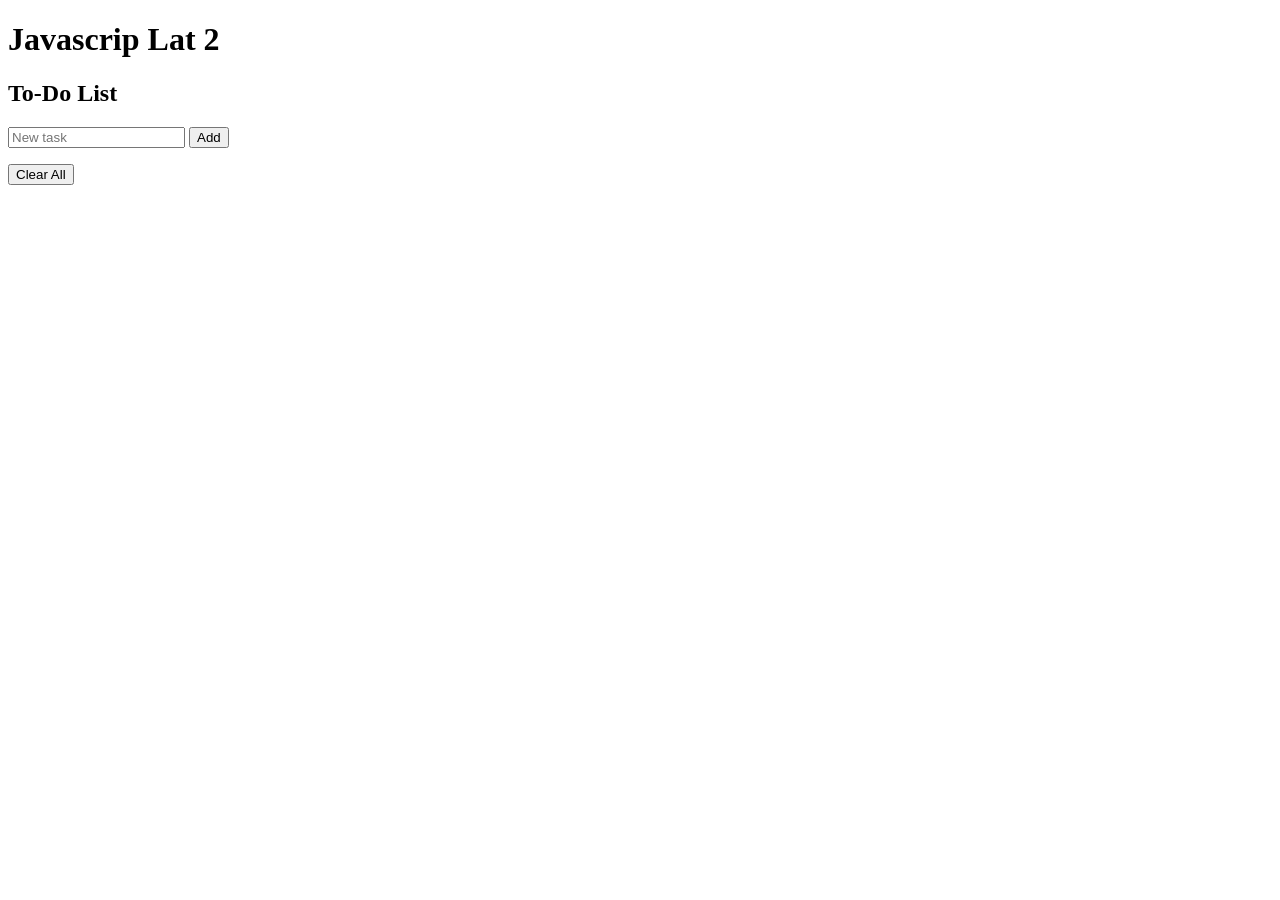
<file: LatihanJS2/JS2.HTML>
<!DOCTYPE html>
<html>
<body>
<h1>Javascrip Lat 2</h1>
<h2>To-Do List</h2>
<input id="task" placeholder="New task">
<button onclick="addTask()">Add</button>

<ul id="list"></ul>
<button onclick="clearAll()">Clear All</button>

<script>
let tasks = [];

function displayTasks() {
  let html = "";
  for (let i = 0; i < tasks.length; i++) {
    html += "<li>" + tasks[i] +  " <button onclick='removeTask(" + i + ")';> x</button></li>";
  }
  document.getElementById("list").innerHTML = html;
}

function addTask() {
  let taskInput = document.getElementById("task");
  let text = taskInput.value;
  if (text === "") {
    return;
  }
  tasks.push(text);
  taskInput.value = "";
  saveTasks();
  displayTasks();
}

function removeTask(i) {
  tasks.splice(i, 1);
  saveTasks();
  displayTasks();
}

function clearAll() {
  tasks = [];
  saveTasks();
  displayTasks();
}

function saveTasks() {
  localStorage.setItem("tasks", JSON.stringify(tasks));
}

function loadTasks() {
  let saved = localStorage.getItem("tasks");
  if (saved !== null) {
    tasks = JSON.parse(saved);
  }
}

loadTasks();
displayTasks();
</script>

</body>
</html>
</file>
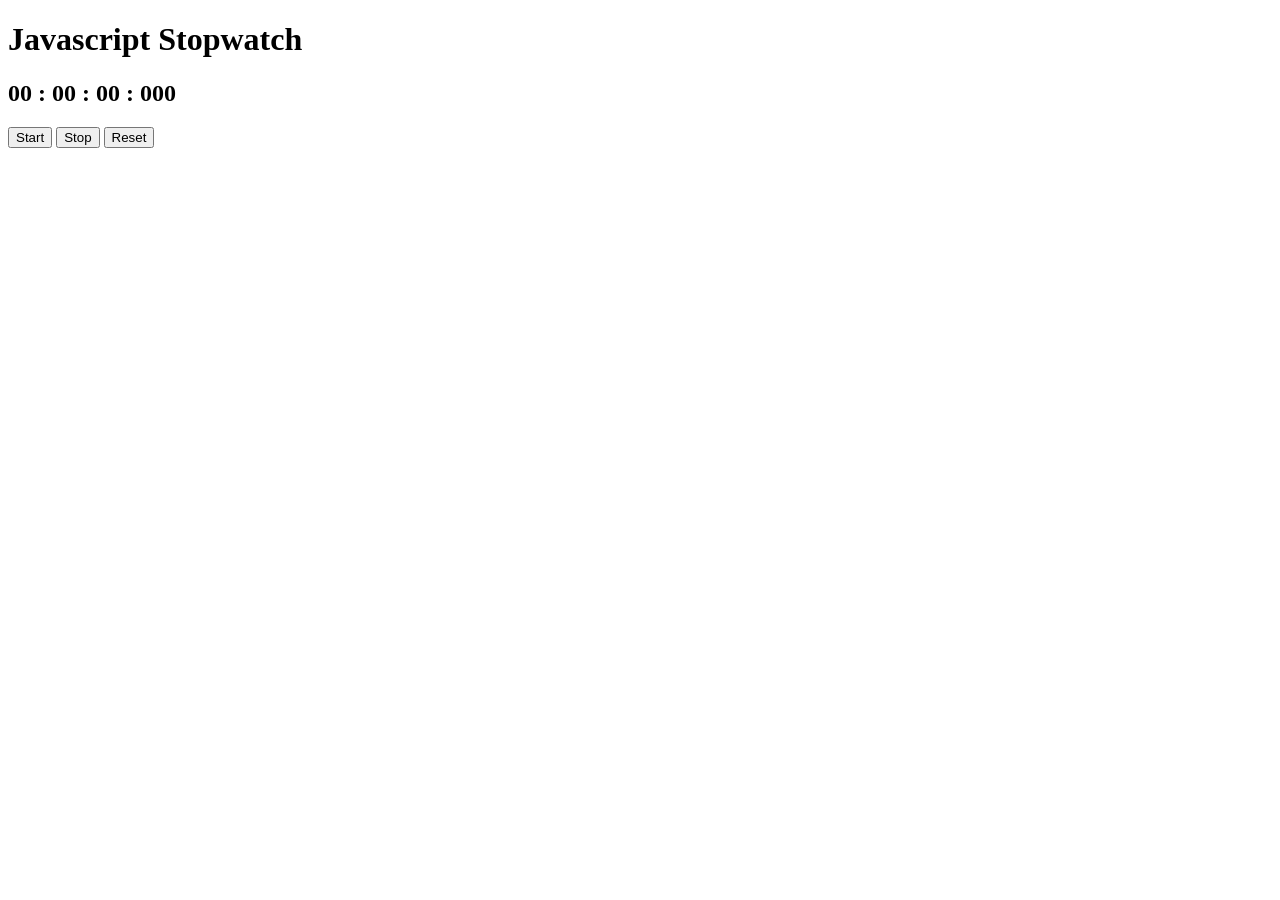
<file: LatihanJS3/JS3.HTML>
<!DOCTYPE html>
<html>
<head>
    <title>Second Stopwatch</title>
</head>
<body>
    <h1>Javascript Stopwatch</h1>
    <h2 id="display">00 : 00 : 00 : 000</h2>
    <!-- Tombol -->
    <button onclick="startStopwatch()">Start</button>
    <button onclick="stopStopwatch()">Stop</button>
    <button onclick="resetStopwatch()">Reset</button>

    <script>
        let milliseconds = 0;
        let seconds = 0;
        let minutes = 0;
        let hours = 0;

        let timer = null;
  
        function startStopwatch() {
            if (timer === null) {
                timer = setInterval(function() {
                    milliseconds++;
                    if (milliseconds >= 1000) {
                        milliseconds = 0;
                        seconds++;
                    }
                    if (seconds >= 60) {
                        seconds = 0;
                        minutes++;
                    }
                    if (minutes >= 60) {
                        minutes = 0;
                        hours++;
                    }
                    document.getElementById("display").innerHTML =
                        formatTime(hours) + " : " +
                        formatTime(minutes) + " : " +
                        formatTime(seconds) + " : " +
                        formatMilliseconds(milliseconds);

                }, 1);

            }
        }

        function stopStopwatch() {
            clearInterval(timer);
            timer = null;
        }
        function resetStopwatch() {
            clearInterval(timer);
            timer = null;
            milliseconds = 0;
            seconds = 0;
            minutes = 0;
            hours = 0;
            document.getElementById("display").innerHTML =
                "00 : 00 : 00 : 000";
        }

        function formatTime(time) {
            if (time < 10) {
                return "0" + time;
            }
            return time;
        }
        function formatMilliseconds(time) {
            if (time < 10) {
                return "00" + time;
            }
            if (time < 100) {
                return "0" + time;
            }

            return time;
        }

    </script>
</body>
</html>
</file>
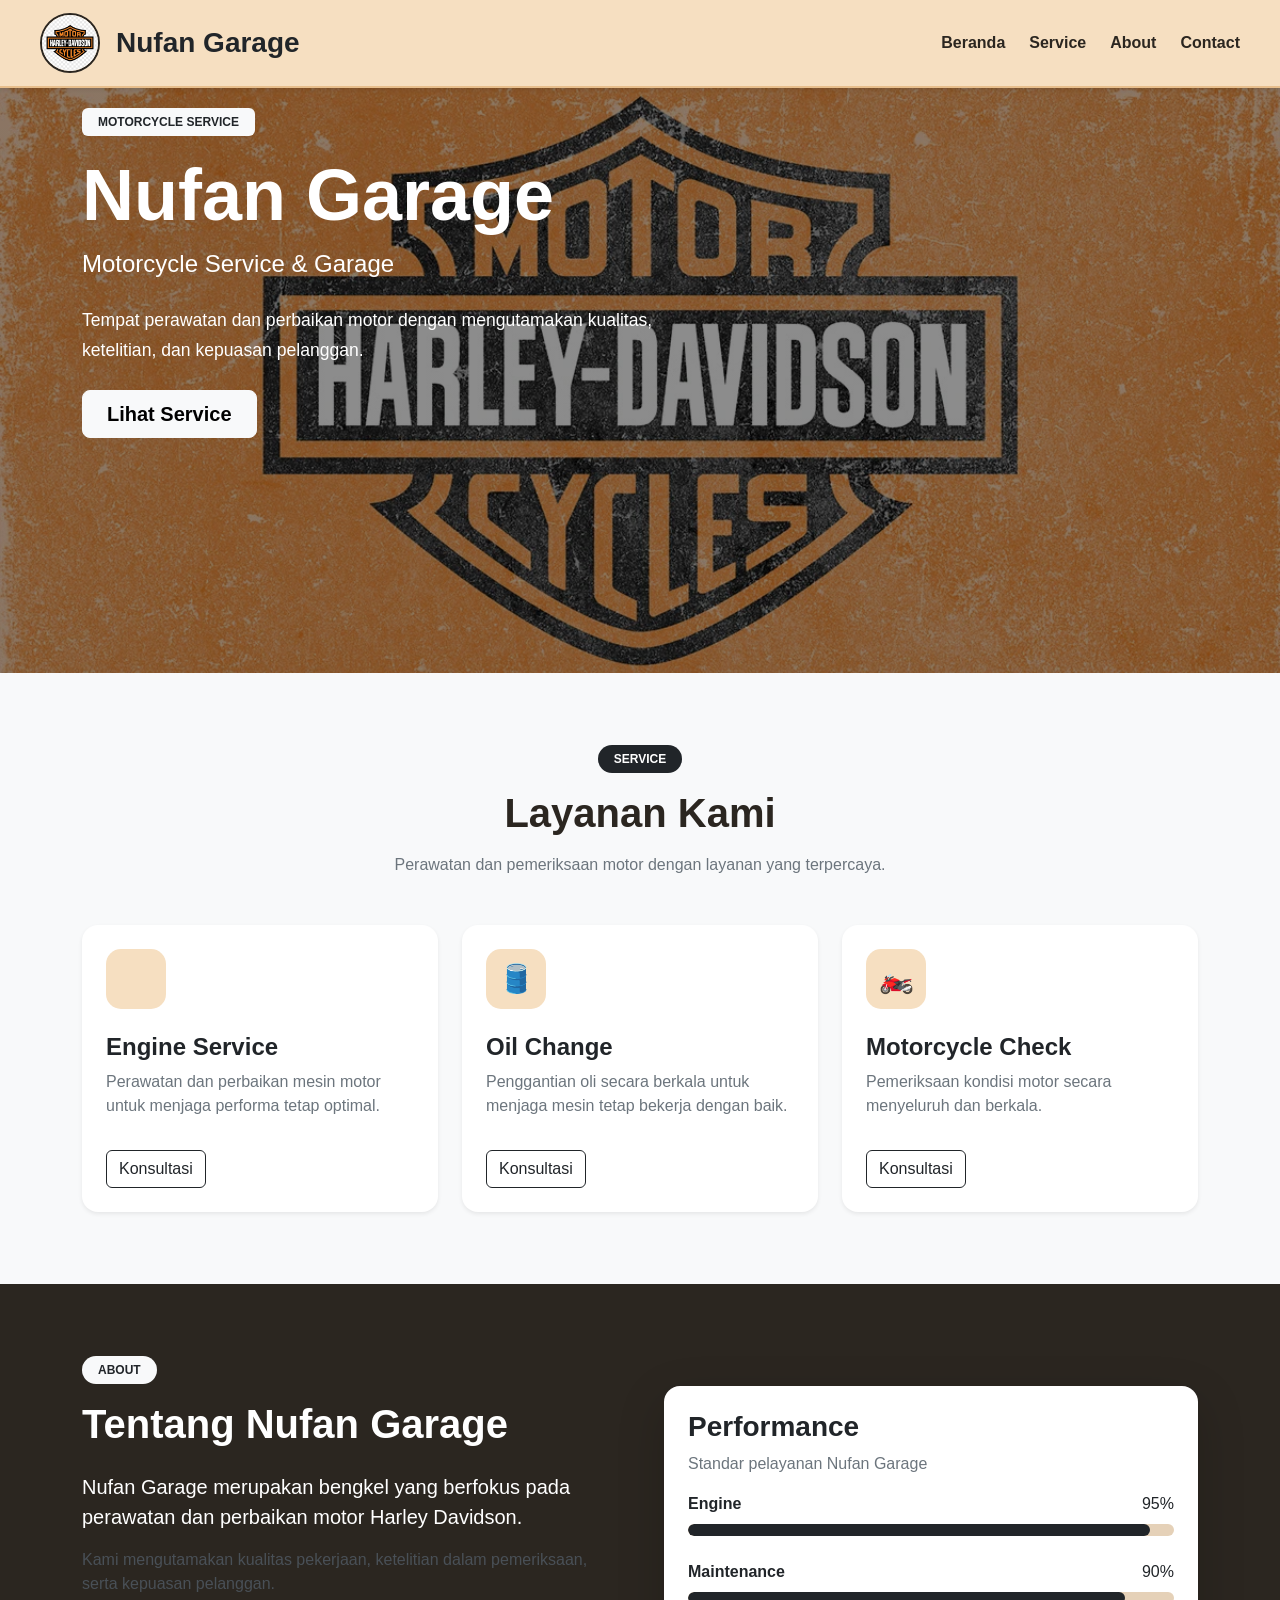
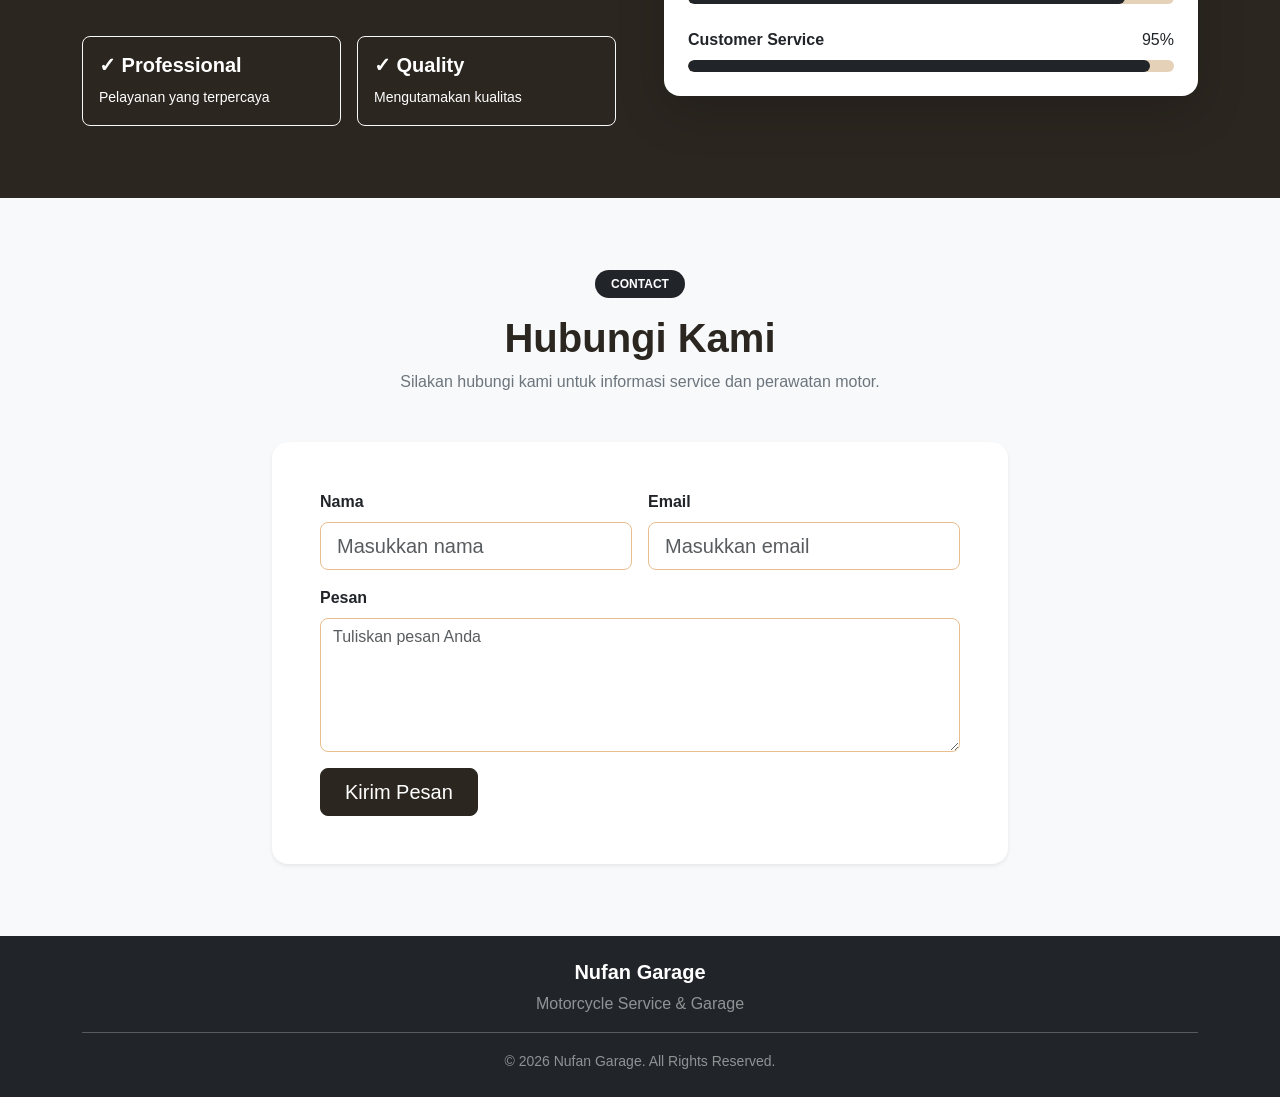
<file: Web-Bootstrap/bootstrap.HTML>
<!DOCTYPE html>
<html lang="id">
<head>
    <meta charset="UTF-8">
    <meta name="viewport" content="width=device-width, initial-scale=1.0">
    <title>Nufan Garage</title>
    <link rel="stylesheet" href="asset/css/bootstrap.min.css">
    <link rel="stylesheet" href="style.css">
</head>

<body>

    <!--NAVBAR -->
    <header class="sticky-top">
        <nav class="navbar navbar-expand bg-navbar shadow-sm">
            <div class="container">
                <!-- LOGO + NAMA -->
                <a href="#home" class="navbar-brand d-flex align-items-center gap-3">
                    <img src="asset/img/harley.webp" alt="Logo Nufan Garage" class="logo-navbar">
                    <span class="fw-bold fs-3 text-dark">Nufan Garage</span>
                </a>

                <!-- MENU -->
                <div class="d-flex gap-4">
                    <a class="nav-link fw-semibold" href="#">Beranda</a>
                    <a class="nav-link fw-semibold" href="#">Service</a>
                    <a class="nav-link fw-semibold" href="#">About</a>
                    <a class="nav-link fw-semibold" href="#">Contact</a>
                </div>
            </div>
        </nav>
    </header>

    <!--HERO-->
    <section class="hero-section">
        <div class="container">
            <div class="row align-items-center min-vh-50">
                <div class="col-lg-7 text-white">
                    <span class="badge text-bg-light text-dark px-3 py-2 mb-3 motorcycle-badge">
                        MOTORCYCLE SERVICE
                    </span>
                    <h1 class="display-2 fw-bold"> Nufan Garage </h1>
                    <p class="lead fs-4 mb-4"> Motorcycle Service & Garage</p>
                    <p class="mb-4 hero-description">
                        Tempat perawatan dan perbaikan motor
                        dengan mengutamakan kualitas,
                        ketelitian, dan kepuasan pelanggan.
                    </p>
                    <a href="#" class="btn btn-light btn-lg px-4 fw-bold">Lihat Service
                    </a>
                </div>
            </div>
        </div>
    </section>

    <!--SERVICE-->
    <section id="service" class="py-5 bg-light">
        <div class="container py-4">
            <!-- JUDUL -->
            <div class="text-center mb-5">
                <span class="badge rounded-pill text-bg-dark px-3 py-2 mb-3">SERVICE</span>
                <h2 class="display-6 fw-bold"> Layanan Kami </h2>
                <p class="text-secondary mt-3">
                    Perawatan dan pemeriksaan motor
                    dengan layanan yang terpercaya.
                </p>
            </div>


            <!-- CARD -->
            <div class="row g-4">
                <!-- CARD 1 -->
                <div class="col-md-4">
                    <div class="card h-100 border-0 shadow-sm rounded-4 service-card">
                        <div class="card-body p-4">
                            <div class="service-icon mb-4">
                            </div>
                            <h3 class="h4 fw-bold"> Engine Service </h3>
                            <p class="text-secondary">
                                Perawatan dan perbaikan mesin motor
                                untuk menjaga performa tetap optimal.
                            </p>
                            <a href="#" class="btn btn-outline-dark mt-3">
                                Konsultasi
                            </a>
                        </div>
                    </div>
                </div>

                <!-- CARD 2 -->
                <div class="col-md-4">
                    <div class="card h-100 border-0 shadow-sm rounded-4 service-card">
                        <div class="card-body p-4">
                            <div class="service-icon mb-4"> 🛢️ </div>
                            <h3 class="h4 fw-bold">Oil Change </h3>
                            <p class="text-secondary">
                                Penggantian oli secara berkala
                                untuk menjaga mesin tetap bekerja
                                dengan baik.
                            </p>
                            <a href="#" class="btn btn-outline-dark mt-3">
                                Konsultasi
                            </a>
                        </div>
                    </div>
                </div>

                <!-- CARD 3 -->
                <div class="col-md-4">
                    <div class="card h-100 border-0 shadow-sm rounded-4 service-card">
                        <div class="card-body p-4">
                            <div class="service-icon mb-4">🏍️</div>
                            <h3 class="h4 fw-bold"> Motorcycle Check </h3>
                            <p class="text-secondary">
                                Pemeriksaan kondisi motor
                                secara menyeluruh dan berkala.
                            </p>
                            <a href="#" class="btn btn-outline-dark mt-3">Konsultasi</a>
                        </div>
                    </div>
                </div>
            </div>
        </div>
    </section>


    <!--ABOUT-->
    <section id="about" class="about-section text-white py-5">
        <div class="container py-4">
            <div class="row align-items-center g-5">
                <!-- TEXT -->
                <div class="col-lg-6">
                    <span class="badge rounded-pill bg-light text-dark px-3 py-2 mb-3">ABOUT</span>
                    <h2 class="display-6 fw-bold mb-4">Tentang Nufan Garage</h2>
                    <p class="lead">
                        Nufan Garage merupakan bengkel yang
                        berfokus pada perawatan dan perbaikan
                        motor Harley Davidson.
                    </p>
                    <p class="text-light-emphasis">
                        Kami mengutamakan kualitas pekerjaan,
                        ketelitian dalam pemeriksaan, serta
                        kepuasan pelanggan.
                    </p>

                    <!-- INFORMASI -->
                    <div class="row mt-4 g-3">
                        <div class="col-sm-6">
                            <div class="border border-light rounded-3 p-3">
                                <h5 class="fw-bold"> ✓ Professional </h5>
                                <small>Pelayanan yang terpercaya</small>
                            </div>
                        </div>

                        <div class="col-sm-6">
                            <div class="border border-light rounded-3 p-3">
                                <h5 class="fw-bold"> ✓ Quality </h5>
                                <small> Mengutamakan kualitas </small>
                            </div>
                        </div>
                    </div>
                </div>

                <!-- PERFORMANCE -->
                <div class="col-lg-6">
                    <div class="card border-0 shadow-lg rounded-4">
                        <div class="card-body p-4">
                            <h3 class="fw-bold text-dark"> Performance </h3>
                            <p class="text-secondary"> Standar pelayanan Nufan Garage </p>

                            <!-- PROGRESS -->
                            <div class="mb-4">
                                <div class="d-flex justify-content-between">
                                    <span class="text-dark fw-semibold"> Engine </span>
                                    <span class="text-dark"> 95%
                                    </span>
                                </div>
                                <div class="progress mt-2" role="progressbar">
                                    <div class="progress-bar bg-dark" style="width: 95%">
                                    </div>
                                </div>
                            </div>

                            <div class="mb-4">
                                <div class="d-flex justify-content-between">
                                    <span class="text-dark fw-semibold">
                                        Maintenance
                                    </span>
                                    <span class="text-dark">
                                        90%
                                    </span>
                                </div>
                                <div class="progress mt-2">
                                    <div class="progress-bar bg-dark" style="width: 90%">
                                    </div>
                                </div>
                            </div>
                            <div>

                                <div class="d-flex justify-content-between">
                                    <span class="text-dark fw-semibold">
                                        Customer Service
                                    </span>
                                    <span class="text-dark">
                                        95%
                                    </span>
                                </div>
                                <div class="progress mt-2">
                                    <div class="progress-bar bg-dark" style="width: 95%">
                                    </div>
                                </div>
                            </div>
                        </div>
                    </div>
                </div>
            </div>
        </div>
    </section>

    <!-- CONTACT -->
    <section id="contact" class="py-5 bg-light">
        <div class="container py-4">
            <!-- JUDUL -->
            <div class="text-center mb-5">
                <span class="badge rounded-pill text-bg-dark px-3 py-2 mb-3">
                    CONTACT
                </span>
                <h2 class="display-6 fw-bold">
                    Hubungi Kami
                </h2>
                <p class="text-secondary">
                    Silakan hubungi kami untuk informasi
                    service dan perawatan motor.
                </p>
            </div>


            <div class="row justify-content-center">
                <div class="col-lg-8">
                    <div class="card border-0 shadow-sm rounded-4">
                        <div class="card-body p-4 p-md-5">
                            <form>
                                <!-- NAMA + EMAIL -->
                                <div class="row g-3 mb-3">
                                    <div class="col-md-6">
                                        <label class="form-label fw-semibold"> Nama </label>
                                        <input type="text" class="form-control form-control-lg" name="nama"
                                            placeholder="Masukkan nama">
                                    </div>

                                    <div class="col-md-6">
                                        <label class="form-label fw-semibold"> Email</label>
                                        <input type="email" class="form-control form-control-lg" name="email"
                                            placeholder="Masukkan email">
                                    </div>
                                </div>

                                <!-- PESAN -->
                                <div class="mb-3">
                                    <label class="form-label fw-semibold"> Pesan </label>
                                    <textarea name="pesan" rows="5" class="form-control"
                                        placeholder="Tuliskan pesan Anda"></textarea>
                                </div>

                                <!-- BUTTON -->
                                <button type="submit" class="btn btn-dark btn-lg px-4"> Kirim Pesan </button>
                            </form>
                        </div>
                    </div>
                </div>
            </div>
        </div>
    </section>

    <!--FOOTER-->
    <footer class="bg-dark text-white text-center py-4">
        <div class="container">
            <h5 class="fw-bold"> Nufan Garage </h5>
            <p class="mb-2 text-white-50"> Motorcycle Service & Garage </p>
            <hr>
            <small class="text-white-50"> © 2026 Nufan Garage. All Rights Reserved. </small>
        </div>
    </footer>

</body>
</html>
</file>
<file: Web-Bootstrap/style.css>
* {
    box-sizing: border-box;
}

html {
    scroll-behavior: smooth;
}

body {
    margin: 0;
    font-family:
        "Segoe UI",
        Roboto,
        -apple-system,
        sans-serif;
    color: #2B2620;
}

/*NAVBAR*/
.bg-navbar {
    background-color: #F6DFC1;
    border-bottom: 2px solid #E7BE8C;
}

.logo-navbar {
    width: 60px;
    height: 60px;
    border-radius: 50%;
    border: 2px solid #2B2620;
    object-fit: cover;
}

.navbar .container {
    max-width: 100%;
    padding-left: 40px;
    padding-right: 40px;
}

.nav-link {
    color: #2B2620 !important;
    transition:
        color 0.3s ease,
        transform 0.3s ease;
}


.nav-link:hover {
    color: #2E5EAA !important;
    transform: translateY(-2px);
}

/*
    Bootstrap sticky-top
    memastikan navbar tetap
    mengikuti saat halaman di-scroll.
*/

.sticky-top {z-index: 1030;}


/*HERO*/

.hero-section {
    background-image:
        linear-gradient(
            rgba(0, 0, 0, 0.45),
            rgba(0, 0, 0, 0.45)
        ),
        url("asset/img/BG_HARLEY.webp");

    background-size: cover;
    background-position: center;
    background-repeat: no-repeat;
    min-height: 65vh;
}


.hero-content-row {
    min-height: 65vh;
}

.motorcycle-badge {
 margin-top: 20px;
}

.hero-description {
    max-width: 600px;
    font-size: 1.1rem;
    line-height: 1.7;
}

/*SERVICE*/
.service-section {
    background-color: #FFFFFF;
}


.service-card {
    transition:
        transform 0.3s ease,
        box-shadow 0.3s ease;
}

.service-card:hover {
    transform: translateY(-8px);
    box-shadow:
        0 15px 35px
        rgba(0, 0, 0, 0.15) !important;
}

.service-icon {
    width: 60px;
    height: 60px;
    display: flex;
    align-items: center;
    justify-content: center;
    border-radius: 15px;
    background-color: #F6DFC1;
    font-size: 28px;
}

/*ABOUT*/
.about-section {
    background-color: #2B2620;
}


.about-info {
    transition:
        background-color 0.3s ease,
        transform 0.3s ease;
}


.about-info:hover {
    background-color: rgba(255, 255, 255, 0.08);
    transform: translateY(-3px);
}


/*PERFORMANCE*/

.performance-card {
    background-color: #F6DFC1;
}


.performance-item {margin-bottom: 24px;}
.progress {
    height: 12px;
    border-radius: 20px;
    background-color: #E5D1B8;
}

.progress-bar { border-radius: 20px;}


/*CONTACT*/

.contact-section {background-color: #FFFFFF;}
.contact-section .card { background-color: #FFFFFF;}


.form-control {
    border: 1px solid #E7BE8C;
    border-radius: 8px;
}


.form-control:focus {
    border-color:#2B2620;
    box-shadow:
        0 0 0 0.2rem
        rgba(43, 38, 32, 0.15);
}


/*BUTTON*/

.btn-dark {
    background-color: #2B2620;
    border-color: #2B2620;
    transition:
        background-color 0.3s ease,
        transform 0.3s ease;
}


.btn-dark:hover {
    background-color: #4A4037;
    border-color: #4A4037;
    transform: translateY(-2px);
}


/*FOOTER*/
.footer-section {background-color: #2B2620;}
.footer-section hr {opacity: 0.25;
}


/*RESPONSIVE*/

@media (max-width: 768px) {
    .navbar .container {flex-direction: column; gap: 10px;}
    .navbar-brand { margin-bottom: 5px;}
    .navbar-nav {
        margin-left: 0 !important;
        justify-content: center;
        flex-wrap: wrap;
        gap: 10px !important;
    }


    .hero-section { min-height: 70vh;}
    .hero-content-row { min-height: 70vh;}
    .hero-section h1 {font-size: 3rem;}
}

@media (max-width: 576px) {
    .navbar-brand span {font-size: 1.5rem !important;}
    .logo-navbar {
        width: 50px;
        height: 50px;
    }

    .navbar-nav {gap: 5px !important;}
    .nav-link {font-size: 0.9rem;}
    .hero-section h1 {font-size: 2.5rem;}
    .hero-description {font-size: 1rem;}

}
</file>
